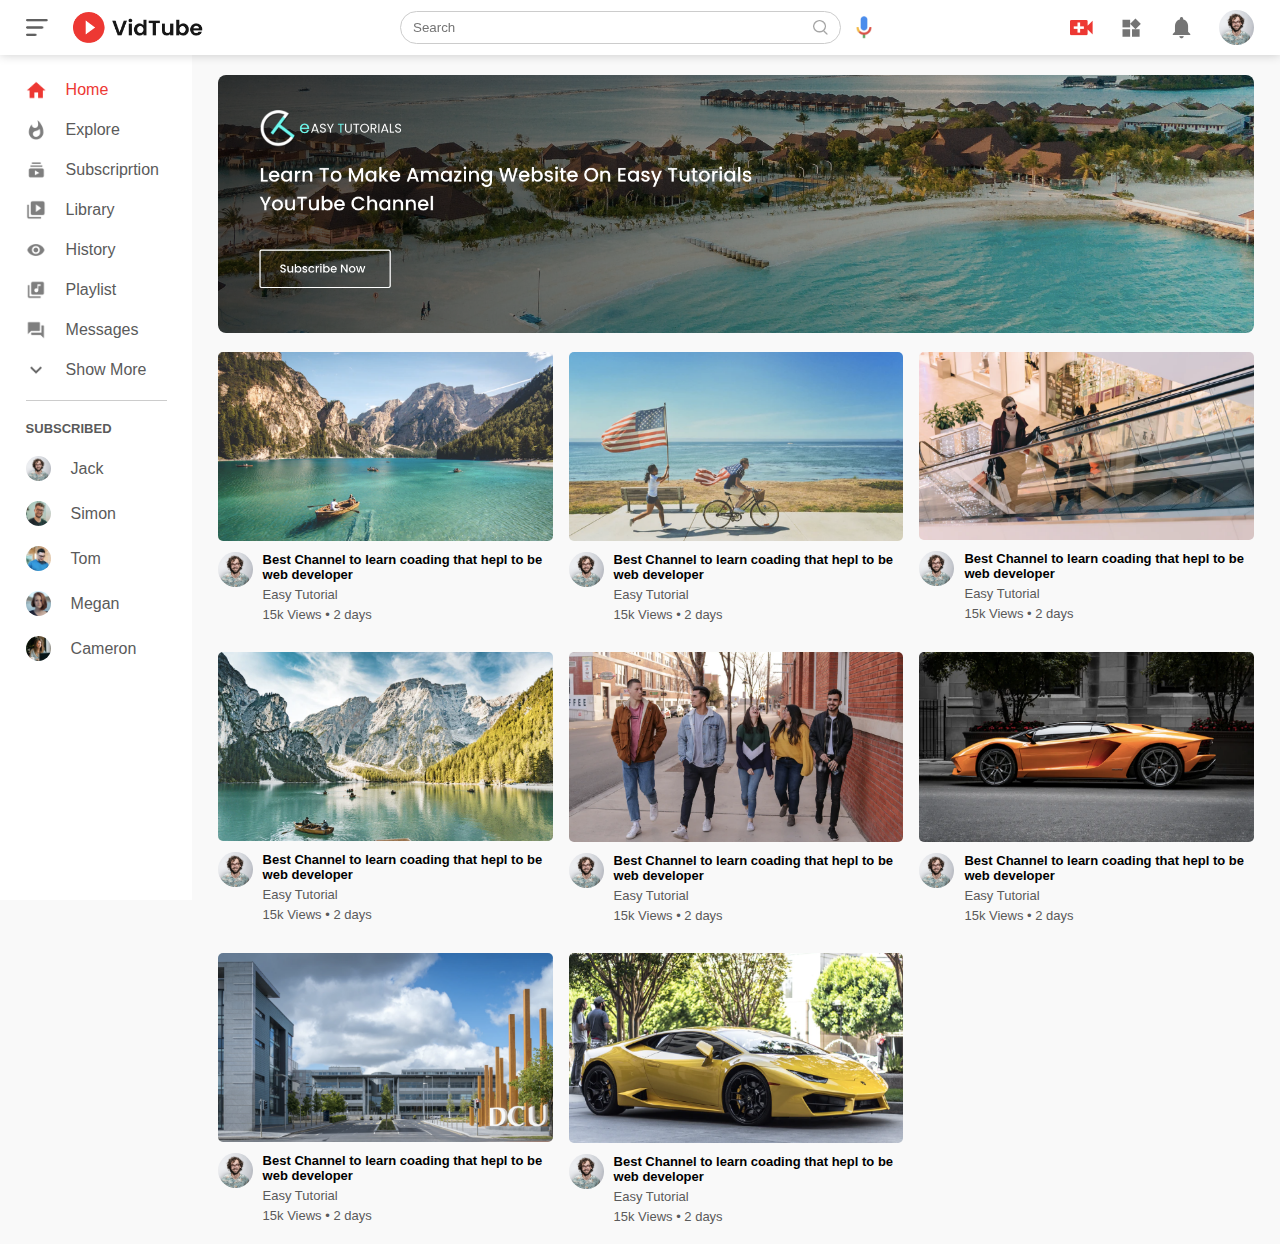
<file: index.html>
<!DOCTYPE html>
<html lang="en">
<head>
    <meta charset="UTF-8">
    <meta http-equiv="X-UA-Compatible" content="IE=edge">
    <meta name="viewport" content="width=device-width, initial-scale=1.0">
    <title>Vidtube</title>
    <link rel="stylesheet" href="style.css">
</head>
<body>
    <nav class="flex-div">
        <div class="nav-left flex-div"> 
            <img src="images/menu.png" class="menu-icon">
            <img src="images/logo.png" class="logo">
        </div>
        <div class="nav-middle flex-div">
            <div class="serch-box flex-div">
                <input type="text" placeholder="Search">
                <img src="/images/search.png">
            </div>
            <img src="/images/voice-search.png" class="mic-icon">
        </div>
        <div class="nav-right flex-div">
            <img src="/images/upload.png">
            <img src="/images/more.png">
            <img src="/images/notification.png">
            <img src="/images/Jack.png" class="user-icon">
        </div>
    </nav>
<!-- =====================sidebar=========== -->
        <div class="sidebar">
            <div class="shortcut-links">
                <a href=""><img src="/images/home.png"><p>Home</p></a>
                <a href=""><img src="/images/explore.png"><p>Explore</p></a>
                <a href=""><img src="/images/subscriprion.png"><p>Subscriprtion</p></a>
                <a href=""><img src="/images/library.png"><p>Library</p></a>
                <a href=""><img src="/images/history.png"><p>History</p></a>
                <a href=""><img src="/images/playlist.png"><p>Playlist</p></a>
                <a href=""><img src="/images/messages.png"><p>Messages</p></a>
                <a href=""><img src="/images/show-more.png"><p>Show More</p></a>
                <hr>
            </div>
            <div class="subscribed-list">
                <h3>SUBSCRIBED</h3>
                <a href=""><img src="/images/Jack.png"><p>Jack</p></a>
                <a href=""><img src="/images/simon.png"><p>Simon</p></a>
                <a href=""><img src="/images/tom.png"><p>Tom</p></a>
                <a href=""><img src="/images/megan.png"><p>Megan</p></a>
                <a href=""><img src="/images/cameron.png"><p>Cameron</p></a>
            </div>
        </div>
<!-- ==============main================== -->

        <div class="container">
            <div class="banner">
                <img src="/images/banner.png">
            </div>

            <div class="list-container">
                <div class="vid-list">
                    <a href="play-video.html"><img src="/images/thumbnail1.png" class="thumbnail"></a>
                    <div class="flex-div">
                        <img src="/images/Jack.png">
                        <div class="vid-info">
                            <a href="play-video.html">Best Channel to learn coading that hepl to be web developer</a>
                            <p>Easy Tutorial</p>
                            <p>15k Views &bull; 2 days</p>
                        </div>
                    </div>
                </div>
           

            
                <div class="vid-list">
                    <a href=""><img src="/images/thumbnail2.png" class="thumbnail"></a>
                    <div class="flex-div">
                        <img src="/images/Jack.png">
                        <div class="vid-info">
                            <a href="">Best Channel to learn coading that hepl to be web developer</a>
                            <p>Easy Tutorial</p>
                            <p>15k Views &bull; 2 days</p>
                        </div>
                    </div>
                </div>
            

           
                <div class="vid-list">
                    <a href=""><img src="/images/thumbnail3.png" class="thumbnail"></a>
                    <div class="flex-div">
                        <img src="/images/Jack.png">
                        <div class="vid-info">
                            <a href="">Best Channel to learn coading that hepl to be web developer</a>
                            <p>Easy Tutorial</p>
                            <p>15k Views &bull; 2 days</p>
                        </div>
                    </div>
                </div>
            


                <div class="vid-list">
                    <a href=""><img src="/images/thumbnail4.png" class="thumbnail"></a>
                    <div class="flex-div">
                        <img src="/images/Jack.png">
                        <div class="vid-info">
                            <a href="">Best Channel to learn coading that hepl to be web developer</a>
                            <p>Easy Tutorial</p>
                            <p>15k Views &bull; 2 days</p>
                        </div>
                    </div>
                </div>
            

           
                <div class="vid-list">
                    <a href=""><img src="/images/thumbnail5.png" class="thumbnail"></a>
                    <div class="flex-div">
                        <img src="/images/Jack.png">
                        <div class="vid-info">
                            <a href="">Best Channel to learn coading that hepl to be web developer</a>
                            <p>Easy Tutorial</p>
                            <p>15k Views &bull; 2 days</p>
                        </div>
                    </div>
                </div>
            

        
                <div class="vid-list">
                    <a href=""><img src="/images/thumbnail6.png" class="thumbnail"></a>
                    <div class="flex-div">
                        <img src="/images/Jack.png">
                        <div class="vid-info">
                            <a href="">Best Channel to learn coading that hepl to be web developer</a>
                            <p>Easy Tutorial</p>
                            <p>15k Views &bull; 2 days</p>
                        </div>
                    </div>
                </div>
            

           
                <div class="vid-list">
                    <a href=""><img src="/images/thumbnail7.png" class="thumbnail"></a>
                    <div class="flex-div">
                        <img src="/images/Jack.png">
                        <div class="vid-info">
                            <a href="">Best Channel to learn coading that hepl to be web developer</a>
                            <p>Easy Tutorial</p>
                            <p>15k Views &bull; 2 days</p>
                        </div>
                    </div>
                </div>
            

            
                <div class="vid-list">
                    <a href=""><img src="/images/thumbnail8.png" class="thumbnail"></a>
                    <div class="flex-div">
                        <img src="/images/Jack.png">
                        <div class="vid-info">
                            <a href="">Best Channel to learn coading that hepl to be web developer</a>
                            <p>Easy Tutorial</p>
                            <p>15k Views &bull; 2 days</p>
                        </div>
                    </div>
                </div>
            
            </div>
        </div>

<script src="/main.js"></script>
</body>
</html>
</file>
<file: style.css>
*{
    padding: 0;
    margin: 0;
    box-sizing: border-box;
    font-family: 'poppins',sans-serif;
}
a{
    text-decoration: none;
    color: #5a5a5a;

}
img{
    cursor: pointer;
}
.flex-div{
    display: flex;
    align-items: center;
}
nav{
    padding: 10px 2%; 
    justify-content: space-between;
    box-shadow: 0 0 10px rgba(0, 0, 0, 0.2);
    background: #fff;
    position: sticky;
    top: 0;
    z-index: 10;
}
.nav-right img{
    width: 25px;
    margin-right: 25px;
}
.nav-right .user-icon{
    width: 35px;
    border-radius: 50%;
    margin-right: 0; 
}
.nav-left .menu-icon{
    width: 22px;
    margin-right: 25px;
}
.nav-left .logo{
    width: 130px;
}
.nav-middle .mic-icon{
    width: 16px;
}
.nav-middle .serch-box{
    border: 1px solid #ccc;
    margin-right: 15px;
    padding: 8px 12px;
    border-radius: 25px;
}
.nav-middle .serch-box input{
    width: 400px;border: 0;
    outline: 0;
    background: transparent;
}
.nav-middle .serch-box img{
    width: 15px;
}

/* ===========sidebar========= */
.sidebar{
    background: #fff;
    width: 15%;
    height: 100vh;
    position: fixed;
    top: 0;
    padding-left: 2%;
    padding-top: 80px;
}
.shortcut-links a img{
    width: 20px;
    margin-right: 20px;
}
.shortcut-links a{
    display: flex;
    align-items: center;
    margin-bottom: 20px;
    width: fit-content;
    flex-wrap: wrap;
}
.shortcut-links a:first-child{
    color: #ed3833;
}
.sidebar hr{

    border: 0;
    height: 1px;
    background: #ccc;
    width: 85%;
}
.subscribed-list h3{
    font-size: 13px;
    margin: 20px 0;
    color: #5a5a5a;

}
.subscribed-list a{
    display: flex;
    align-items: center;
    margin-bottom: 20px;
    width: fit-content;
    flex-wrap: wrap;

}
.subscribed-list a img{
    width: 25px;
    border-radius: 50%;
    margin-right: 20px;
}
.small-sidebar{
    width: 5%;
}
.small-sidebar a p{
    display: none;
}
.small-sidebar h3{
    display: none;
}
.small-sidebar hr{
    width: 50%;
    margin-bottom: 25px;

}
/* ==========container========== */
.container{
    background: #f9f9f9;
    padding-left: 17%;
    padding-right: 2%;
    padding-top: 20px;
    padding-bottom: 20px;
}
.large-container{
    padding-left: 7%;

}
.banner img{
    width: 100%;
    border-radius: 8px;
}
.list-container{
    display: grid;
    grid-template-columns: repeat(auto-fit, minmax(250px, 1fr));
    grid-column-gap: 16px;
    grid-row-gap: 30px;
    margin-top: 15px;
}
.vid-list .thumbnail{
    width: 100%;
    border-radius: 5px;
}
.vid-list .flex-div{
    align-items: flex-start;
    margin-top: 7px;    
}
.vid-list .flex-div p:last-child{
    margin-top: 5px;
}
.vid-list .flex-div img{ 
    width: 35px;
    margin-right: 10px;
    border-radius: 50%;
}
.vid-info{
    color: #5a5a5a;
    font-size: 13px;
}
.vid-info a{
    color: #000;
    font-weight: 600;
    display: block;
    margin-bottom: 5px;
}

@media (max-width:900px){
    .menu-icon{
        display: none;
    }
    .sidebar{
        display: none;
    }
    .container, .large-container{
        padding-left: 5%;
        padding-right: 5%;
    }
    .nav-right img{
        display: none;
    }
    .nav-right .user-icon{
        display: block;
        width: 30px;

    }
    .nav-middle .serch-box input{
        width: 100px;

    }
    .nav-middle .mic-icon{
        display: none;
    }
    .logo{
        width: 90px;
    }
}

/* ----------play video page------- */
.play-container{
    padding-left: 2%;
}
.row{
    display: flex;
    justify-content: space-between;
    flex-wrap: wrap;
}
.play-video{
    flex-basis: 69%;
}
.right-sidebar{
    flex-basis: 30%;
}
.play-video video{
    width: 100%;
}

.side-video-list{
    display: flex;
    justify-content: space-between;
    margin-bottom: 8px;

}
.side-video-list img{
    width: 100%;
}
.side-video-list .small-thumbnail{
    flex-basis: 49%;

}
.side-video-list .vid-info{
    flex-basis: 49%;
}
.play-video .tags a{
    color: #0000ff;
    font-size: 13px;
}
.play-container h3{
    font-weight: 600;
    font-size: 22px;
}
.play-video .play-video-info{
    display: flex;
    align-items: center;
    justify-content: space-between;
    flex-wrap: wrap;
    margin-top: 10px;
    font-size: 12px;
    color: #5a5a5a;
}
.play-video .play-video-info a img{
    width: 20px;
    margin-right: 8px;
}
.play-video .play-video-info a{
    display: inline-flex;
    align-items: center;
    margin-left: 15px;
}
.play-video hr{
    border: 0;
    height: 1px;
    background: #ccc;
    margin: 10px 0;

}
.publisher{
    display: flex;
    align-items: center;
    margin-top: 20px;
}
.publisher div{
    flex: 1;
    line-height: 18px;
}
.publisher img{
    margin-right:15px;
    width: 40px;
    border-radius: 50%;
}
.publisher div p{
    color: #000;
    font-weight: 600;
    font-size: 18px;
}
.publisher div span{
    font-size: 13px;
    color: #5a5a5a;
}
.publisher button{
    background: red;
    color: #fff;
    padding:  8px 30px;
    border: 0;
    outline: 0;
    border-radius: 4px;
    cursor: pointer;
}
.vid-decription{
    padding-left: 55px;
    margin: 15px 0;
}
.vid-decription p{
    font-size: 14px;
    margin-bottom: 5px;
    color: #5a5a5a;
}
.vid-decription h4{
    font-size: 14px;
    color: #5a5a5a;
    margin-top: 15px;
}
.add-comments{
    display: flex;
    align-items: center;
    margin: 30px 0;
}
.add-comments img{
    width: 30px;
    border-radius: 50%;
    margin-right: 15px;
}
.add-comments input{
    border: 0;
    outline: 0;
    border-bottom: 1px solid #ccc;
    width: 100%;
    padding-top: 10px;
    background: transparent;
}
.old-comment{
    display: flex;
    align-items: center;
    margin: 20px 0;
}
.old-comment img{
    width: 35px;
    border-radius: 50%;
    margin-right: 15px;

}
.old-comment h3{
    font-size: 14px;
    margin-bottom: 2px;
}
.old-comment h3 span{
    font-size: 12px;
    color: #5a5a5a;
    font-weight: 500;
    margin-left: 8px;
}
.old-comment .acomment-action{
    display: flex;
    align-items: center;
    margin: 8px 0;
    font-size: 14px;
}
.old-comment .acomment-action img{
    border-radius: 0;
    width: 20px;
    margin-right: 5px;
}
.old-comment .acomment-action span{
    margin-right: 20px;
    color: #5a5a5a;
}
.old-comment .acomment-action a{
    color: #0000ff;
}


@media (max-width:900px){
    .play-video{
        flex-basis: 100%;

    }
    .right-sidebar{
        flex-basis: 100%;

    }
    .play-container{
        padding-left: 5%;

    }
    .vid-decription{
        padding-left: 0;
    }
    .play-video .play-video-info a{
        margin-left: 0;
        margin-right: 15px;
        margin-top: 15px;
    }
}
</file>
